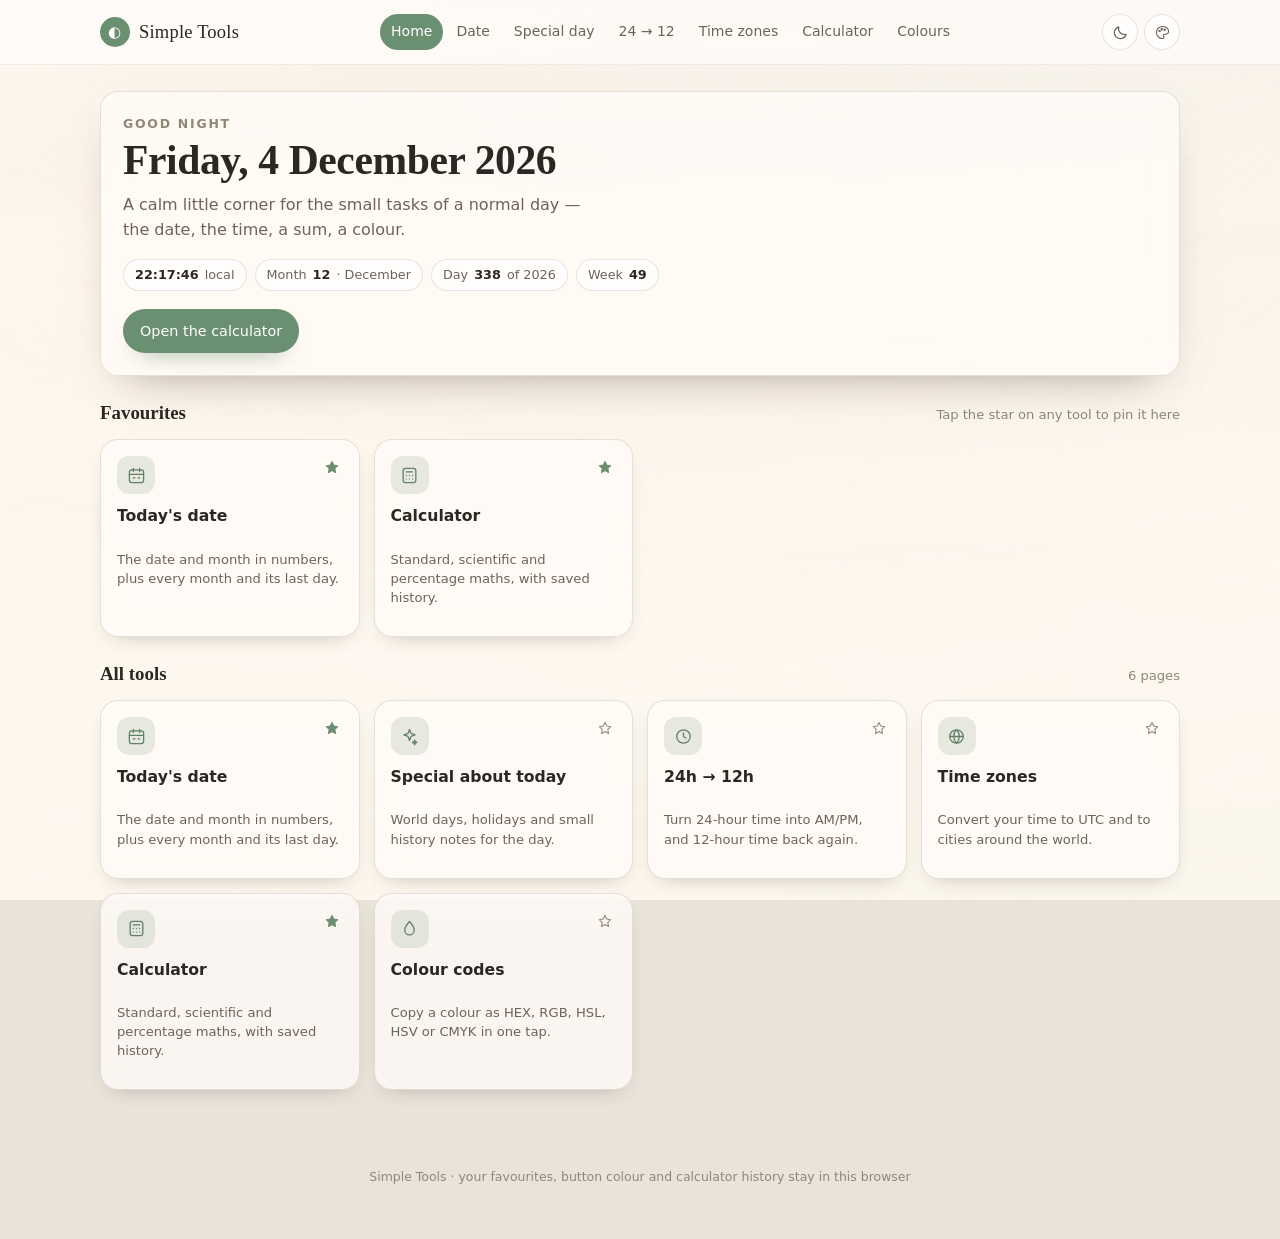
<file: index.html>
<!DOCTYPE html>
<html lang="en" data-theme="light">
<head>
  <meta charset="utf-8">
  <meta name="viewport" content="width=device-width, initial-scale=1">
  <title>Simple Tools — a quiet corner for daily tasks</title>
  <meta name="description" content="A small set of simple tools for everyday life: today's date, world days, time conversion, a calculator and colour codes.">
  <meta name="theme-color" content="#e9e3da">
  <script>
    /* set the look before the first paint so there is no colour flash */
    try {
      var stTheme = JSON.parse(localStorage.getItem("st.theme") || "null");
      var stAccent = JSON.parse(localStorage.getItem("st.accent") || "null");
      if (stTheme === "dark" || (!stTheme && window.matchMedia("(prefers-color-scheme: dark)").matches)) {
        document.documentElement.setAttribute("data-theme", "dark");
      }
      if (stAccent) document.documentElement.style.setProperty("--accent", stAccent);
    } catch (err) { /* private mode, carry on */ }
  </script>
  <link rel="icon" href="data:image/svg+xml,%3Csvg xmlns='http://www.w3.org/2000/svg' viewBox='0 0 100 100'%3E%3Ccircle cx='50' cy='50' r='46' fill='%236b8f71'/%3E%3Cpath d='M50 18a32 32 0 0 1 0 64z' fill='%23fffdf8'/%3E%3C/svg%3E">
  <link rel="stylesheet" href="assets/css/style.css">
</head>
<body data-page="home">

  <header class="site-header">
    <div class="wrap header-inner">
      <a class="brand" href="index.html"><span class="brand-mark">◐</span><span>Simple Tools</span></a>
      <nav class="nav" aria-label="Main">
        <a href="index.html" data-nav="home">Home</a>
        <a href="date.html" data-nav="date">Date</a>
        <a href="special.html" data-nav="special">Special day</a>
        <a href="time-12h.html" data-nav="time12">24 → 12</a>
        <a href="time-zones.html" data-nav="zones">Time zones</a>
        <a href="calculator.html" data-nav="calc">Calculator</a>
        <a href="colors.html" data-nav="colors">Colours</a>
      </nav>
      <div class="header-tools">
        <button class="icon-btn" id="themeBtn" type="button" aria-label="Switch theme"></button>
        <button class="icon-btn" id="settingsBtn" type="button" aria-label="Appearance settings"></button>
      </div>
    </div>
  </header>
  <div class="settings" id="settingsPanel" hidden></div>

  <main class="wrap">

    <section class="card hero">
      <p class="hero-greet" id="greeting">Hello</p>
      <h1 class="hero-title" id="heroDate">Loading the date…</h1>
      <p class="hero-sub">A calm little corner for the small tasks of a normal day — the date, the time, a sum, a colour.</p>
      <div class="hero-chips">
        <span class="chip" id="chipTime">--:--:--</span>
        <span class="chip" id="chipMonth">Month —</span>
        <span class="chip" id="chipDay">Day —</span>
        <span class="chip" id="chipWeek">Week —</span>
      </div>
      <a class="btn btn-primary" href="calculator.html">Open the calculator</a>
    </section>

    <section aria-labelledby="favTitle">
      <div class="section-head">
        <h2 id="favTitle">Favourites</h2>
        <span class="hint">Tap the star on any tool to pin it here</span>
      </div>
      <div class="grid" id="favGrid"></div>
      <p class="empty" id="favEmpty" hidden>No favourites yet — tap a star below and the tool will sit here.</p>
    </section>

    <section aria-labelledby="allTitle">
      <div class="section-head">
        <h2 id="allTitle">All tools</h2>
        <span class="hint">6 pages</span>
      </div>
      <div class="grid" id="toolGrid"></div>
    </section>

  </main>

  <footer class="site-footer wrap">
    <p>Simple Tools · your favourites, button colour and calculator history stay in this browser</p>
  </footer>

  <script src="assets/js/common.js"></script>
  <script src="assets/js/home.js"></script>
</body>
</html>
</file>
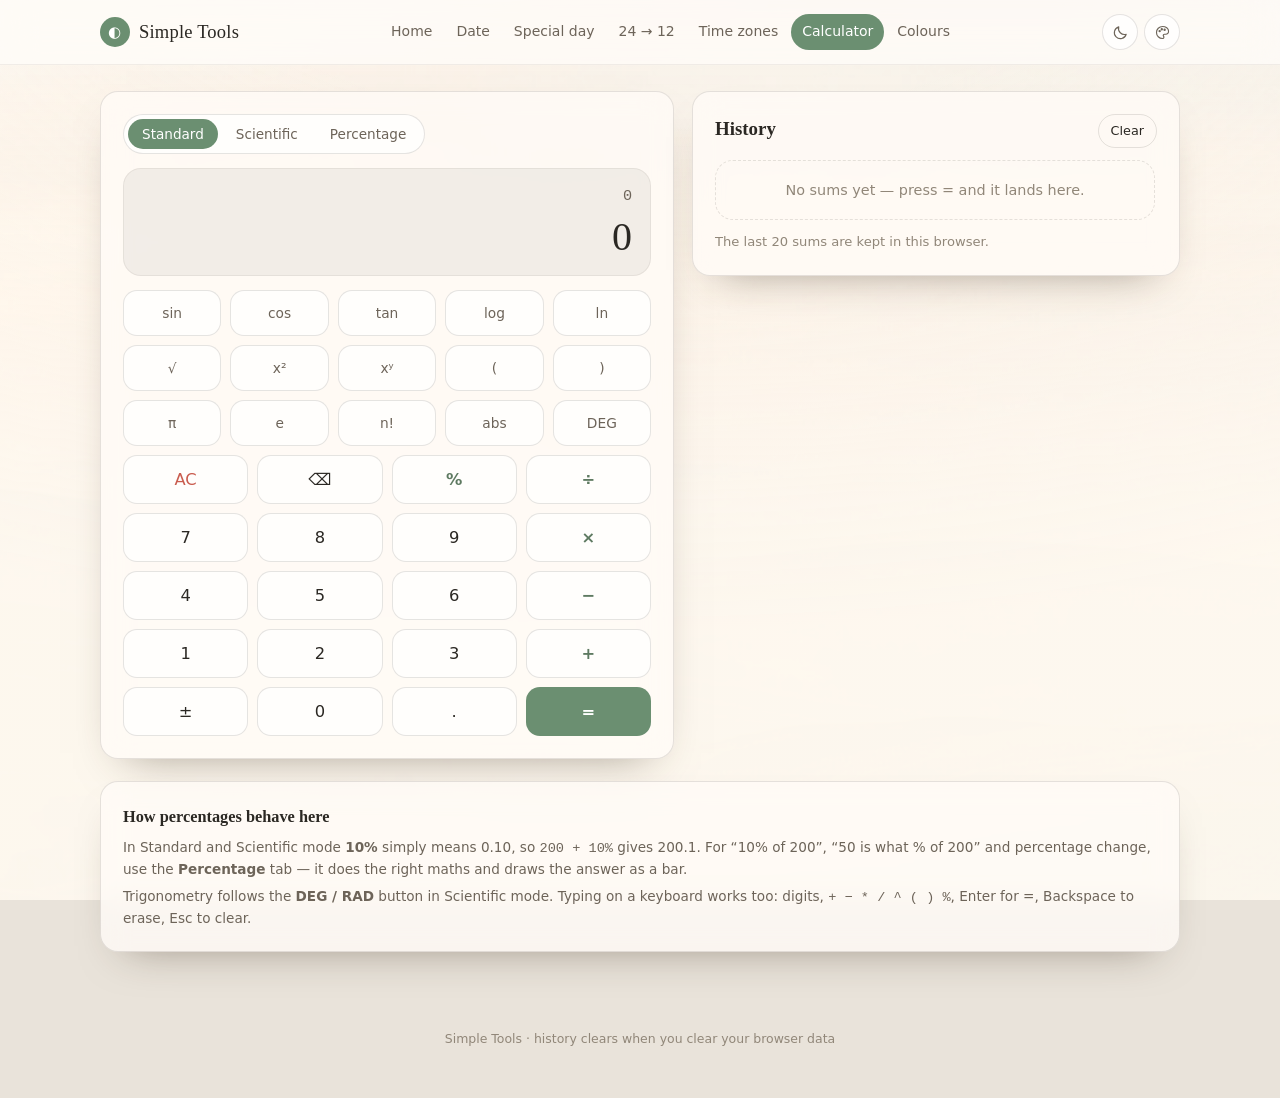
<file: calculator.html>
<!DOCTYPE html>
<html lang="en" data-theme="light">
<head>
  <meta charset="utf-8">
  <meta name="viewport" content="width=device-width, initial-scale=1">
  <title>Calculator · Simple Tools</title>
  <meta name="description" content="A standard, scientific and percentage calculator with a saved history. Percentage mode shows the answer as a progress bar.">
  <meta name="theme-color" content="#e9e3da">
  <script>
    /* set the look before the first paint so there is no colour flash */
    try {
      var stTheme = JSON.parse(localStorage.getItem("st.theme") || "null");
      var stAccent = JSON.parse(localStorage.getItem("st.accent") || "null");
      if (stTheme === "dark" || (!stTheme && window.matchMedia("(prefers-color-scheme: dark)").matches)) {
        document.documentElement.setAttribute("data-theme", "dark");
      }
      if (stAccent) document.documentElement.style.setProperty("--accent", stAccent);
    } catch (err) { /* private mode, carry on */ }
  </script>
  <link rel="icon" href="data:image/svg+xml,%3Csvg xmlns='http://www.w3.org/2000/svg' viewBox='0 0 100 100'%3E%3Ccircle cx='50' cy='50' r='46' fill='%236b8f71'/%3E%3Cpath d='M50 18a32 32 0 0 1 0 64z' fill='%23fffdf8'/%3E%3C/svg%3E">
  <link rel="stylesheet" href="assets/css/style.css">
</head>
<body data-page="calc">

  <header class="site-header">
    <div class="wrap header-inner">
      <a class="brand" href="index.html"><span class="brand-mark">◐</span><span>Simple Tools</span></a>
      <nav class="nav" aria-label="Main">
        <a href="index.html" data-nav="home">Home</a>
        <a href="date.html" data-nav="date">Date</a>
        <a href="special.html" data-nav="special">Special day</a>
        <a href="time-12h.html" data-nav="time12">24 → 12</a>
        <a href="time-zones.html" data-nav="zones">Time zones</a>
        <a href="calculator.html" data-nav="calc">Calculator</a>
        <a href="colors.html" data-nav="colors">Colours</a>
      </nav>
      <div class="header-tools">
        <button class="icon-btn" id="themeBtn" type="button" aria-label="Switch theme"></button>
        <button class="icon-btn" id="settingsBtn" type="button" aria-label="Appearance settings"></button>
      </div>
    </div>
  </header>
  <div class="settings" id="settingsPanel" hidden></div>

  <main class="wrap">

    <div class="calc-layout">

      <section class="card" aria-labelledby="calcTitle">
        <h1 id="calcTitle" class="sr-only" style="position:absolute;left:-9999px">Calculator</h1>

        <div class="seg" role="tablist" aria-label="Calculator mode" style="margin-bottom:14px">
          <button type="button" role="tab" id="tabStandard" aria-selected="true">Standard</button>
          <button type="button" role="tab" id="tabScientific" aria-selected="false">Scientific</button>
          <button type="button" role="tab" id="tabPercent" aria-selected="false">Percentage</button>
        </div>

        <div id="calcArea">
          <div class="calc-display">
            <div class="calc-expr" id="expr" aria-live="off">0</div>
            <div class="calc-result" id="result" aria-live="polite">0</div>
          </div>

          <div class="keys sci" id="sciKeys" hidden style="margin-bottom:9px">
            <button class="key fn" type="button" data-insert="sin(">sin</button>
            <button class="key fn" type="button" data-insert="cos(">cos</button>
            <button class="key fn" type="button" data-insert="tan(">tan</button>
            <button class="key fn" type="button" data-insert="log(">log</button>
            <button class="key fn" type="button" data-insert="ln(">ln</button>
            <button class="key fn" type="button" data-insert="√(">√</button>
            <button class="key fn" type="button" data-insert="^2">x²</button>
            <button class="key fn" type="button" data-insert="^">xʸ</button>
            <button class="key fn" type="button" data-insert="(">(</button>
            <button class="key fn" type="button" data-insert=")">)</button>
            <button class="key fn" type="button" data-insert="π">π</button>
            <button class="key fn" type="button" data-insert="e">e</button>
            <button class="key fn" type="button" data-insert="!">n!</button>
            <button class="key fn" type="button" data-insert="abs(">abs</button>
            <button class="key fn" type="button" id="angleBtn" aria-pressed="false" title="Degrees or radians">DEG</button>
          </div>

          <div class="keys" id="mainKeys">
            <button class="key warn" type="button" data-action="clear">AC</button>
            <button class="key" type="button" data-action="back">⌫</button>
            <button class="key op" type="button" data-insert="%">%</button>
            <button class="key op" type="button" data-insert="÷">÷</button>

            <button class="key" type="button" data-insert="7">7</button>
            <button class="key" type="button" data-insert="8">8</button>
            <button class="key" type="button" data-insert="9">9</button>
            <button class="key op" type="button" data-insert="×">×</button>

            <button class="key" type="button" data-insert="4">4</button>
            <button class="key" type="button" data-insert="5">5</button>
            <button class="key" type="button" data-insert="6">6</button>
            <button class="key op" type="button" data-insert="−">−</button>

            <button class="key" type="button" data-insert="1">1</button>
            <button class="key" type="button" data-insert="2">2</button>
            <button class="key" type="button" data-insert="3">3</button>
            <button class="key op" type="button" data-insert="+">+</button>

            <button class="key" type="button" data-action="sign">±</button>
            <button class="key" type="button" data-insert="0">0</button>
            <button class="key" type="button" data-insert=".">.</button>
            <button class="key equals" type="button" data-action="equals">=</button>
          </div>
        </div>

        <div id="pctArea" hidden>
          <div class="pct-grid">

            <div class="pct-card">
              <h4>What is X% of Y?</h4>
              <div class="pct-line">
                <input class="input" id="p1a" type="number" value="15" inputmode="decimal" aria-label="Percentage">
                <span class="muted">% of</span>
                <input class="input" id="p1b" type="number" value="200" inputmode="decimal" aria-label="Amount">
              </div>
              <div class="pct-out">
                <span class="pct-value" id="p1out">30</span>
                <span class="pct-note" id="p1note">the bar shows the share</span>
              </div>
              <div class="bar"><div class="bar-fill" id="p1bar"></div></div>
            </div>

            <div class="pct-card">
              <h4>X is what % of Y?</h4>
              <div class="pct-line">
                <input class="input" id="p2a" type="number" value="50" inputmode="decimal" aria-label="Part">
                <span class="muted">out of</span>
                <input class="input" id="p2b" type="number" value="200" inputmode="decimal" aria-label="Whole">
              </div>
              <div class="pct-out">
                <span class="pct-value" id="p2out">25%</span>
                <span class="pct-note" id="p2note">50 of 200</span>
              </div>
              <div class="bar"><div class="bar-fill" id="p2bar"></div></div>
            </div>

            <div class="pct-card">
              <h4>Change from A to B</h4>
              <div class="pct-line">
                <input class="input" id="p3a" type="number" value="100" inputmode="decimal" aria-label="From">
                <span class="muted">→</span>
                <input class="input" id="p3b" type="number" value="125" inputmode="decimal" aria-label="To">
              </div>
              <div class="pct-out">
                <span class="pct-value" id="p3out">+25%</span>
                <span class="pct-note" id="p3note">increase of 25</span>
              </div>
              <div class="bar" id="p3barWrap"><div class="bar-fill" id="p3bar"></div></div>
            </div>

          </div>
        </div>
      </section>

      <section class="card" aria-labelledby="historyTitle">
        <div class="section-head">
          <h2 id="historyTitle">History</h2>
          <button class="btn btn-sm btn-ghost" type="button" id="clearHistory">Clear</button>
        </div>
        <div class="history-list" id="historyList"></div>
        <p class="hint" style="margin:12px 0 0" id="historyNote">The last 20 sums are kept in this browser.</p>
      </section>

    </div>

    <section class="card">
      <h2 style="font-size:1.02rem;margin-bottom:8px">How percentages behave here</h2>
      <p class="small muted" style="margin:0 0 6px">
        In Standard and Scientific mode <strong>10%</strong> simply means 0.10, so
        <span class="mono">200 + 10%</span> gives 200.1. For “10% of 200”, “50 is what % of 200”
        and percentage change, use the <strong>Percentage</strong> tab — it does the right maths
        and draws the answer as a bar.
      </p>
      <p class="small muted" style="margin:0">
        Trigonometry follows the <strong>DEG / RAD</strong> button in Scientific mode.
        Typing on a keyboard works too: digits, <span class="mono">+ − * / ^ ( ) %</span>,
        Enter for =, Backspace to erase, Esc to clear.
      </p>
    </section>

  </main>

  <footer class="site-footer wrap">
    <p>Simple Tools · history clears when you clear your browser data</p>
  </footer>

  <script src="assets/js/common.js"></script>
  <script src="assets/js/calculator.js"></script>
</body>
</html>
</file>
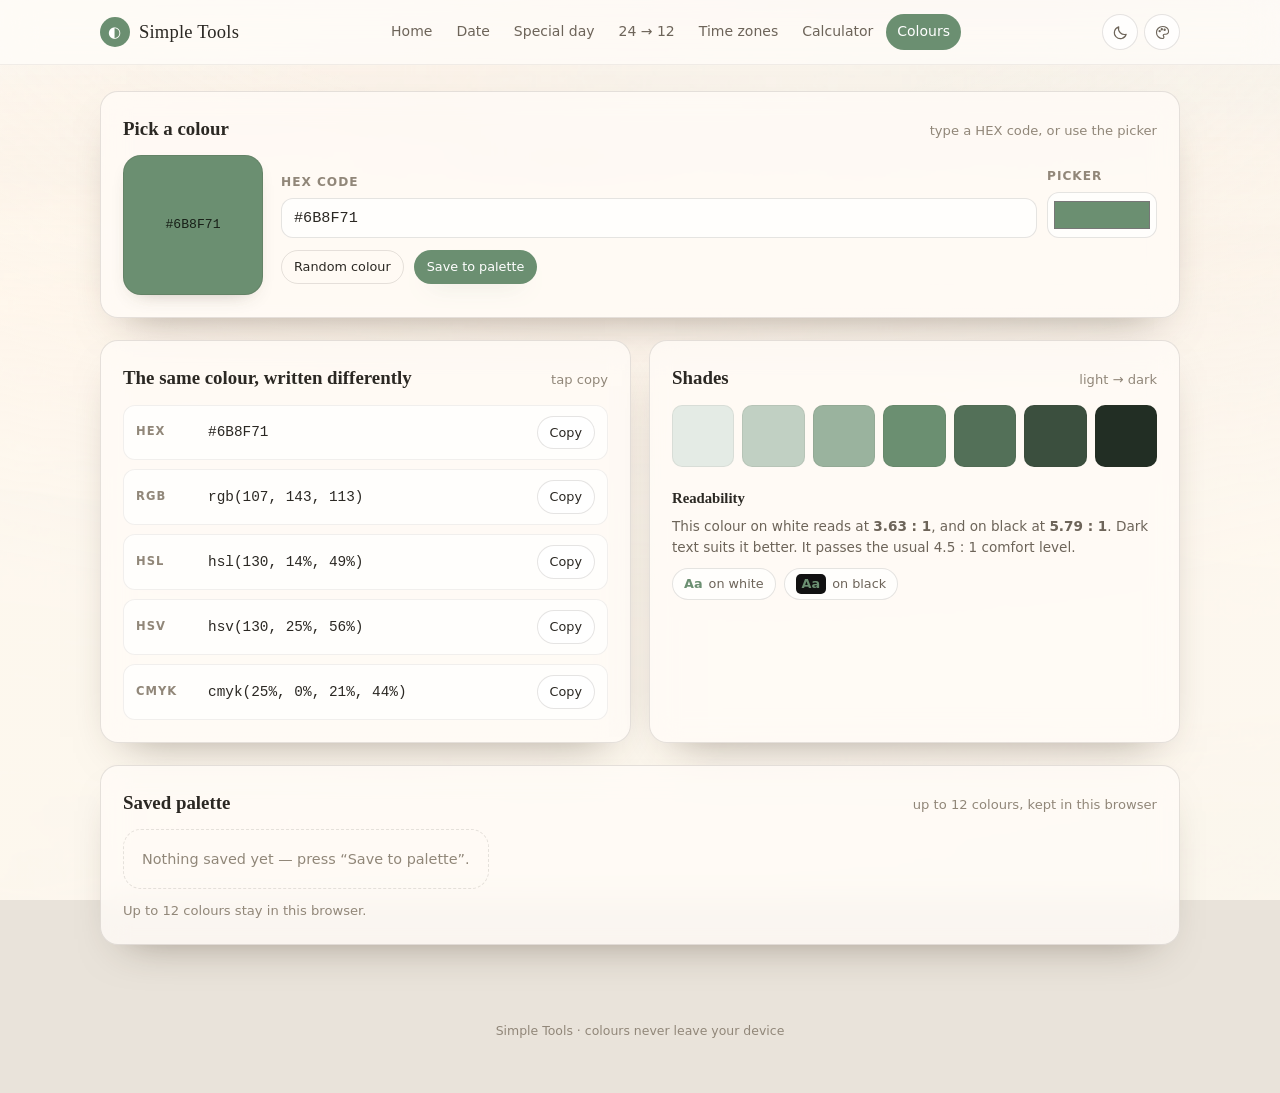
<file: colors.html>
<!DOCTYPE html>
<html lang="en" data-theme="light">
<head>
  <meta charset="utf-8">
  <meta name="viewport" content="width=device-width, initial-scale=1">
  <title>Colour codes · Simple Tools</title>
  <meta name="description" content="Pick a colour and copy its code as HEX, RGB, HSL, HSV or CMYK. Includes shades and a readability check.">
  <meta name="theme-color" content="#e9e3da">
  <script>
    /* set the look before the first paint so there is no colour flash */
    try {
      var stTheme = JSON.parse(localStorage.getItem("st.theme") || "null");
      var stAccent = JSON.parse(localStorage.getItem("st.accent") || "null");
      if (stTheme === "dark" || (!stTheme && window.matchMedia("(prefers-color-scheme: dark)").matches)) {
        document.documentElement.setAttribute("data-theme", "dark");
      }
      if (stAccent) document.documentElement.style.setProperty("--accent", stAccent);
    } catch (err) { /* private mode, carry on */ }
  </script>
  <link rel="icon" href="data:image/svg+xml,%3Csvg xmlns='http://www.w3.org/2000/svg' viewBox='0 0 100 100'%3E%3Ccircle cx='50' cy='50' r='46' fill='%236b8f71'/%3E%3Cpath d='M50 18a32 32 0 0 1 0 64z' fill='%23fffdf8'/%3E%3C/svg%3E">
  <link rel="stylesheet" href="assets/css/style.css">
</head>
<body data-page="colors">

  <header class="site-header">
    <div class="wrap header-inner">
      <a class="brand" href="index.html"><span class="brand-mark">◐</span><span>Simple Tools</span></a>
      <nav class="nav" aria-label="Main">
        <a href="index.html" data-nav="home">Home</a>
        <a href="date.html" data-nav="date">Date</a>
        <a href="special.html" data-nav="special">Special day</a>
        <a href="time-12h.html" data-nav="time12">24 → 12</a>
        <a href="time-zones.html" data-nav="zones">Time zones</a>
        <a href="calculator.html" data-nav="calc">Calculator</a>
        <a href="colors.html" data-nav="colors">Colours</a>
      </nav>
      <div class="header-tools">
        <button class="icon-btn" id="themeBtn" type="button" aria-label="Switch theme"></button>
        <button class="icon-btn" id="settingsBtn" type="button" aria-label="Appearance settings"></button>
      </div>
    </div>
  </header>
  <div class="settings" id="settingsPanel" hidden></div>

  <main class="wrap">

    <section class="card" aria-labelledby="pickTitle">
      <div class="section-head">
        <h2 id="pickTitle">Pick a colour</h2>
        <span class="hint">type a HEX code, or use the picker</span>
      </div>

      <div class="color-hero">
        <div class="color-preview" id="preview">#6B8F71</div>
        <div style="display:grid;gap:12px">
          <div class="row">
            <div class="field" style="flex:1 1 170px">
              <label for="hexInput">HEX code</label>
              <input class="input mono" id="hexInput" value="#6B8F71" maxlength="9" spellcheck="false" autocomplete="off">
            </div>
            <div class="field" style="max-width:110px">
              <label for="picker">Picker</label>
              <input class="input" type="color" id="picker" value="#6B8F71">
            </div>
          </div>
          <div class="row">
            <button class="btn btn-sm btn-ghost" id="randomBtn" type="button">Random colour</button>
            <button class="btn btn-sm btn-primary" id="saveBtn" type="button">Save to palette</button>
          </div>
        </div>
      </div>
    </section>

    <div class="two-col">
      <section class="card" aria-labelledby="codesTitle">
        <div class="section-head">
          <h2 id="codesTitle">The same colour, written differently</h2>
          <span class="hint">tap copy</span>
        </div>
        <div class="code-list" id="codeList"></div>
      </section>

      <section class="card" aria-labelledby="shadesTitle">
        <div class="section-head">
          <h2 id="shadesTitle">Shades</h2>
          <span class="hint">light → dark</span>
        </div>
        <div class="shades" id="shades"></div>

        <h3 style="margin:20px 0 6px;font-size:0.92rem">Readability</h3>
        <p class="small muted" id="contrastNote" style="margin:0">—</p>
        <div class="row" style="gap:8px;margin-top:10px">
          <span class="chip" id="onWhite">—</span>
          <span class="chip" id="onBlack">—</span>
        </div>
      </section>
    </div>

    <section class="card" aria-labelledby="paletteTitle">
      <div class="section-head">
        <h2 id="paletteTitle">Saved palette</h2>
        <span class="hint">up to 12 colours, kept in this browser</span>
      </div>
      <div class="palette" id="palette"></div>
      <p class="hint" style="margin:12px 0 0" id="paletteNote"></p>
    </section>

  </main>

  <footer class="site-footer wrap">
    <p>Simple Tools · colours never leave your device</p>
  </footer>

  <script src="assets/js/common.js"></script>
  <script src="assets/js/colors.js"></script>
</body>
</html>
</file>
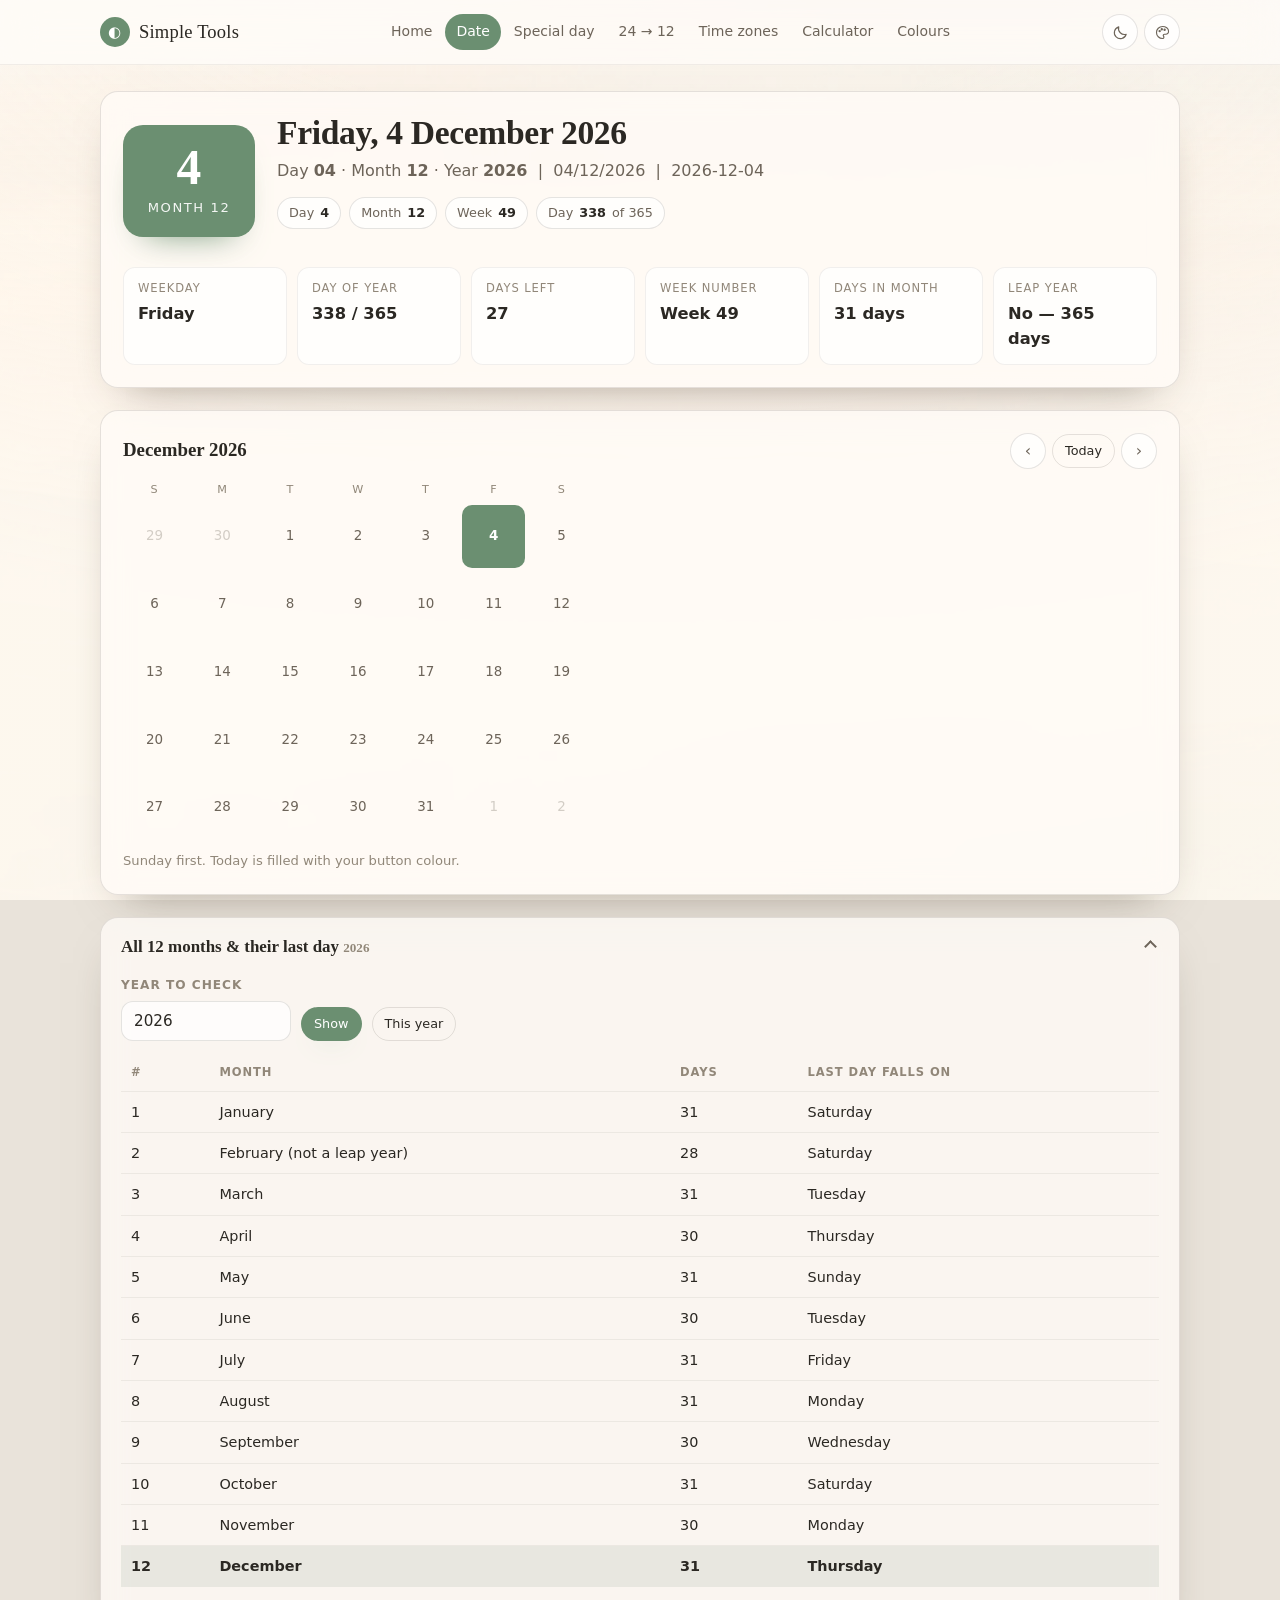
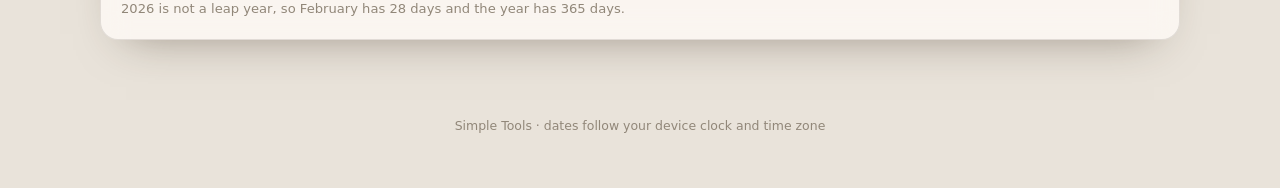
<file: date.html>
<!DOCTYPE html>
<html lang="en" data-theme="light">
<head>
  <meta charset="utf-8">
  <meta name="viewport" content="width=device-width, initial-scale=1">
  <title>Today's date · Simple Tools</title>
  <meta name="description" content="Today's date and month in numbers, a compact calendar, and every month with the number of days it holds.">
  <meta name="theme-color" content="#e9e3da">
  <script>
    /* set the look before the first paint so there is no colour flash */
    try {
      var stTheme = JSON.parse(localStorage.getItem("st.theme") || "null");
      var stAccent = JSON.parse(localStorage.getItem("st.accent") || "null");
      if (stTheme === "dark" || (!stTheme && window.matchMedia("(prefers-color-scheme: dark)").matches)) {
        document.documentElement.setAttribute("data-theme", "dark");
      }
      if (stAccent) document.documentElement.style.setProperty("--accent", stAccent);
    } catch (err) { /* private mode, carry on */ }
  </script>
  <link rel="icon" href="data:image/svg+xml,%3Csvg xmlns='http://www.w3.org/2000/svg' viewBox='0 0 100 100'%3E%3Ccircle cx='50' cy='50' r='46' fill='%236b8f71'/%3E%3Cpath d='M50 18a32 32 0 0 1 0 64z' fill='%23fffdf8'/%3E%3C/svg%3E">
  <link rel="stylesheet" href="assets/css/style.css">
</head>
<body data-page="date">

  <header class="site-header">
    <div class="wrap header-inner">
      <a class="brand" href="index.html"><span class="brand-mark">◐</span><span>Simple Tools</span></a>
      <nav class="nav" aria-label="Main">
        <a href="index.html" data-nav="home">Home</a>
        <a href="date.html" data-nav="date">Date</a>
        <a href="special.html" data-nav="special">Special day</a>
        <a href="time-12h.html" data-nav="time12">24 → 12</a>
        <a href="time-zones.html" data-nav="zones">Time zones</a>
        <a href="calculator.html" data-nav="calc">Calculator</a>
        <a href="colors.html" data-nav="colors">Colours</a>
      </nav>
      <div class="header-tools">
        <button class="icon-btn" id="themeBtn" type="button" aria-label="Switch theme"></button>
        <button class="icon-btn" id="settingsBtn" type="button" aria-label="Appearance settings"></button>
      </div>
    </div>
  </header>
  <div class="settings" id="settingsPanel" hidden></div>

  <main class="wrap">

    <section class="card" aria-labelledby="todayTitle">
      <div class="date-hero">
        <div class="date-big">
          <div class="d-day" id="bigDay">—</div>
          <div class="d-month" id="bigMonth">Month —</div>
        </div>
        <div>
          <h1 class="hero-title" id="todayTitle" style="font-size:clamp(1.5rem,4vw,2.1rem)">Today</h1>
          <p class="muted" style="margin:6px 0 14px" id="numericDate">—</p>
          <div class="hero-chips" id="dateChips"></div>
        </div>
      </div>
      <dl class="fact-grid" id="facts" style="margin:20px 0 0"></dl>
    </section>

    <section class="card" aria-labelledby="calTitle">
      <div class="section-head">
        <h2 id="calTitle">Calendar</h2>
        <div class="row" style="gap:6px;align-items:center">
          <button class="icon-btn" id="prevMonth" type="button" aria-label="Previous month">‹</button>
          <button class="btn btn-sm btn-ghost" id="calToday" type="button">Today</button>
          <button class="icon-btn" id="nextMonth" type="button" aria-label="Next month">›</button>
        </div>
      </div>
      <div class="cal" id="calendar" aria-live="polite"></div>
      <p class="hint" style="margin:12px 0 0">Sunday first. Today is filled with your button colour.</p>
    </section>

    <details class="panel" open>
      <summary><span>All 12 months &amp; their last day <span class="hint" id="monthsYear">2026</span></span></summary>
      <div class="panel-body">
        <div class="row" style="margin-bottom:14px">
          <div class="field" style="max-width:170px">
            <label for="yearInput">Year to check</label>
            <input class="input" type="number" id="yearInput" min="1900" max="2200" step="1" inputmode="numeric">
          </div>
          <button class="btn btn-sm btn-primary" id="yearApply" type="button">Show</button>
          <button class="btn btn-sm btn-ghost" id="yearReset" type="button">This year</button>
        </div>
        <div class="table-wrap">
          <table class="data">
            <thead>
              <tr>
                <th scope="col">#</th>
                <th scope="col">Month</th>
                <th scope="col">Days</th>
                <th scope="col">Last day falls on</th>
              </tr>
            </thead>
            <tbody id="monthsBody"></tbody>
          </table>
        </div>
        <p class="hint" style="margin:12px 0 0" id="leapNote"></p>
      </div>
    </details>

  </main>

  <footer class="site-footer wrap">
    <p>Simple Tools · dates follow your device clock and time zone</p>
  </footer>

  <script src="assets/js/common.js"></script>
  <script src="assets/js/date.js"></script>
</body>
</html>
</file>
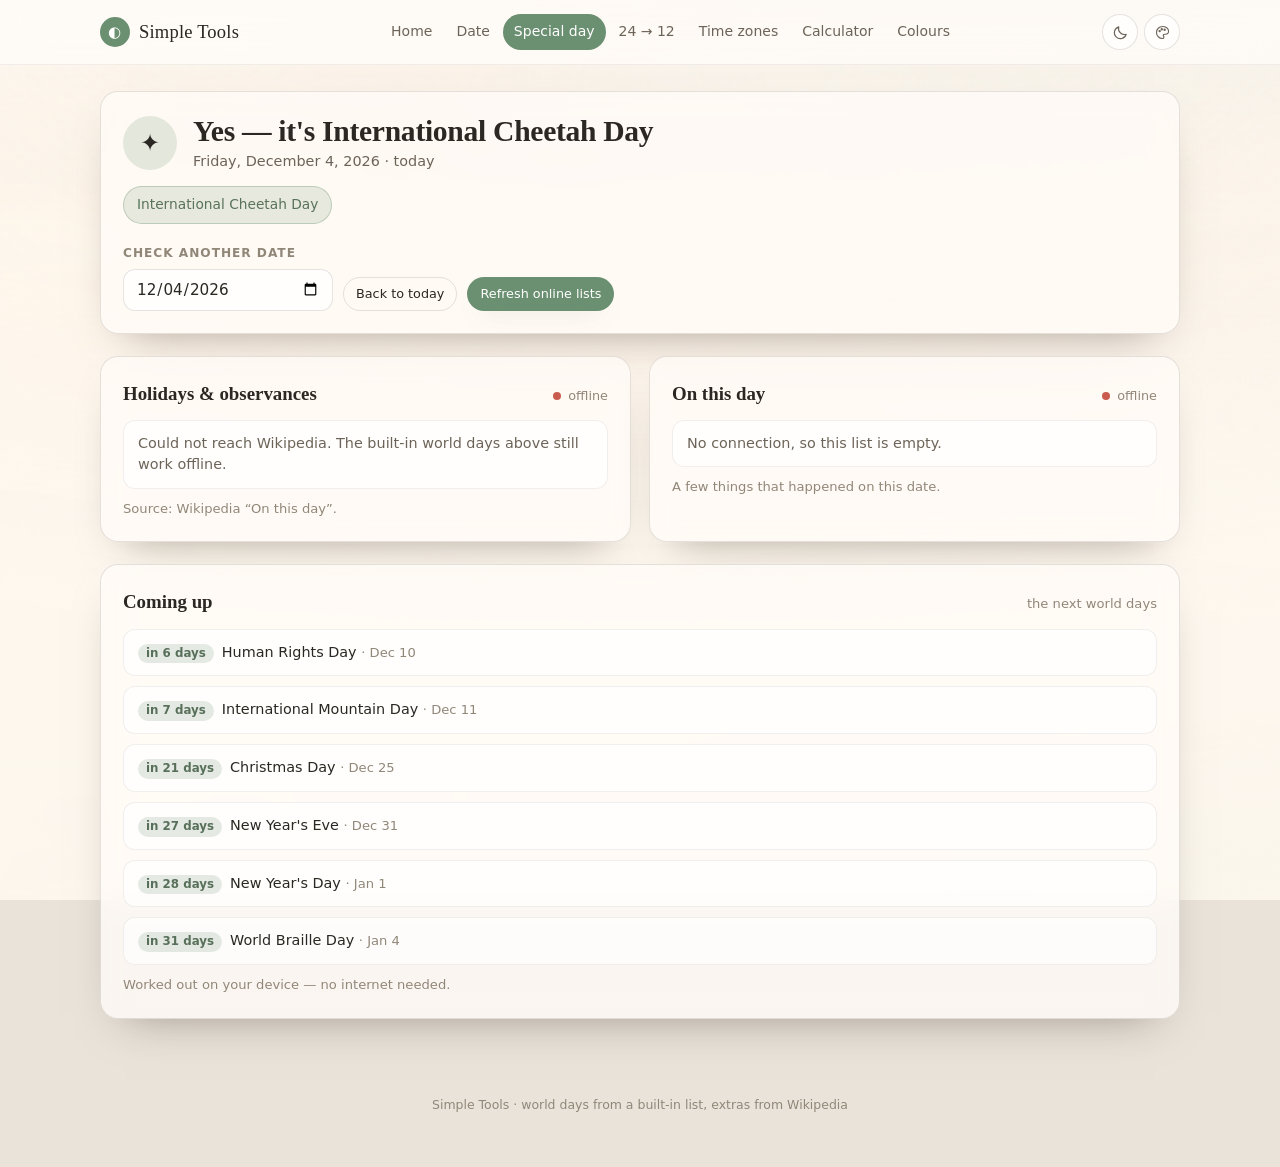
<file: special.html>
<!DOCTYPE html>
<html lang="en" data-theme="light">
<head>
  <meta charset="utf-8">
  <meta name="viewport" content="width=device-width, initial-scale=1">
  <title>Special about today · Simple Tools</title>
  <meta name="description" content="Is today a special day? World days, holidays and small history notes for today's date, checked offline and online.">
  <meta name="theme-color" content="#e9e3da">
  <script>
    /* set the look before the first paint so there is no colour flash */
    try {
      var stTheme = JSON.parse(localStorage.getItem("st.theme") || "null");
      var stAccent = JSON.parse(localStorage.getItem("st.accent") || "null");
      if (stTheme === "dark" || (!stTheme && window.matchMedia("(prefers-color-scheme: dark)").matches)) {
        document.documentElement.setAttribute("data-theme", "dark");
      }
      if (stAccent) document.documentElement.style.setProperty("--accent", stAccent);
    } catch (err) { /* private mode, carry on */ }
  </script>
  <link rel="icon" href="data:image/svg+xml,%3Csvg xmlns='http://www.w3.org/2000/svg' viewBox='0 0 100 100'%3E%3Ccircle cx='50' cy='50' r='46' fill='%236b8f71'/%3E%3Cpath d='M50 18a32 32 0 0 1 0 64z' fill='%23fffdf8'/%3E%3C/svg%3E">
  <link rel="stylesheet" href="assets/css/style.css">
</head>
<body data-page="special">

  <header class="site-header">
    <div class="wrap header-inner">
      <a class="brand" href="index.html"><span class="brand-mark">◐</span><span>Simple Tools</span></a>
      <nav class="nav" aria-label="Main">
        <a href="index.html" data-nav="home">Home</a>
        <a href="date.html" data-nav="date">Date</a>
        <a href="special.html" data-nav="special">Special day</a>
        <a href="time-12h.html" data-nav="time12">24 → 12</a>
        <a href="time-zones.html" data-nav="zones">Time zones</a>
        <a href="calculator.html" data-nav="calc">Calculator</a>
        <a href="colors.html" data-nav="colors">Colours</a>
      </nav>
      <div class="header-tools">
        <button class="icon-btn" id="themeBtn" type="button" aria-label="Switch theme"></button>
        <button class="icon-btn" id="settingsBtn" type="button" aria-label="Appearance settings"></button>
      </div>
    </div>
  </header>
  <div class="settings" id="settingsPanel" hidden></div>

  <main class="wrap">

    <section class="card">
      <div class="verdict">
        <div class="verdict-mark" id="verdictMark" aria-hidden="true">✦</div>
        <div>
          <h1 class="hero-title" id="verdictTitle" style="font-size:clamp(1.35rem,3.6vw,1.85rem)">Looking at today…</h1>
          <p id="verdictSub">One moment.</p>
        </div>
      </div>
      <div class="badge-list" id="localBadges"></div>

      <div class="row" style="margin-top:20px">
        <div class="field" style="max-width:210px">
          <label for="dateInput">Check another date</label>
          <input class="input" type="date" id="dateInput">
        </div>
        <button class="btn btn-sm btn-ghost" id="todayBtn" type="button">Back to today</button>
        <button class="btn btn-sm btn-primary" id="refreshBtn" type="button">Refresh online lists</button>
      </div>
    </section>

    <div class="two-col">
      <section class="card" aria-labelledby="holidaysTitle">
        <div class="section-head">
          <h2 id="holidaysTitle">Holidays &amp; observances</h2>
          <span class="status" id="holidayStatus"><i class="dot waiting"></i>waiting</span>
        </div>
        <ul class="list" id="holidayList"></ul>
        <p class="hint" style="margin:10px 0 0">Source: Wikipedia “On this day”.</p>
      </section>

      <section class="card" aria-labelledby="eventsTitle">
        <div class="section-head">
          <h2 id="eventsTitle">On this day</h2>
          <span class="status" id="eventStatus"><i class="dot waiting"></i>waiting</span>
        </div>
        <ul class="list" id="eventList"></ul>
        <p class="hint" style="margin:10px 0 0">A few things that happened on this date.</p>
      </section>
    </div>

    <section class="card" aria-labelledby="upcomingTitle">
      <div class="section-head">
        <h2 id="upcomingTitle">Coming up</h2>
        <span class="hint">the next world days</span>
      </div>
      <ul class="list" id="upcomingList"></ul>
      <p class="hint" style="margin:10px 0 0">Worked out on your device — no internet needed.</p>
    </section>

  </main>

  <footer class="site-footer wrap">
    <p>Simple Tools · world days from a built-in list, extras from Wikipedia</p>
  </footer>

  <script src="assets/js/common.js"></script>
  <script src="assets/js/special.js"></script>
</body>
</html>
</file>
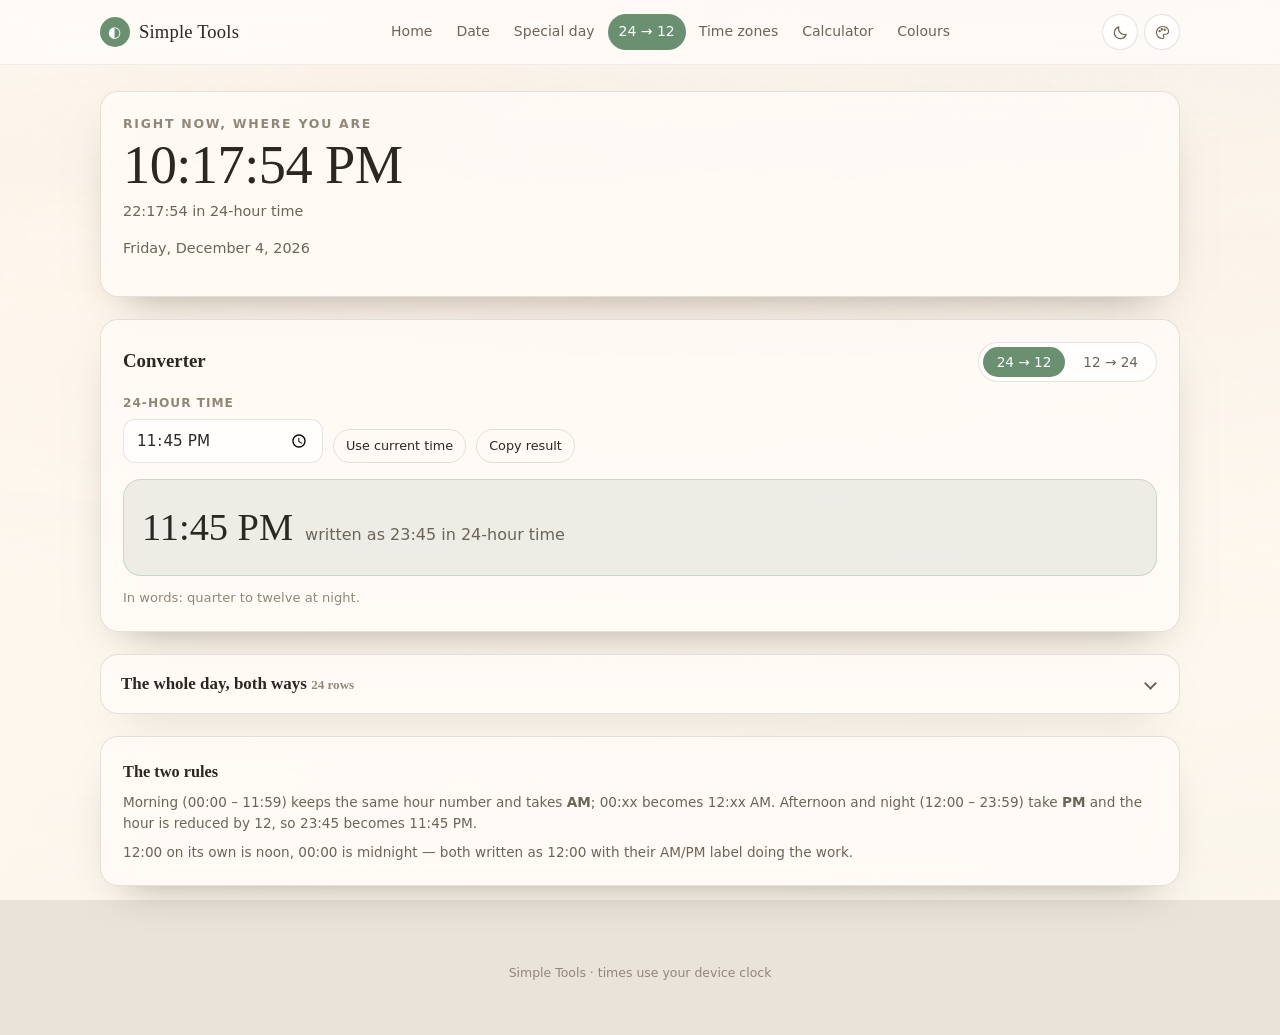
<file: time-12h.html>
<!DOCTYPE html>
<html lang="en" data-theme="light">
<head>
  <meta charset="utf-8">
  <meta name="viewport" content="width=device-width, initial-scale=1">
  <title>24-hour to 12-hour time · Simple Tools</title>
  <meta name="description" content="Convert 24-hour time like 23:45 into 12-hour AM/PM time, and 12-hour time back to 24 hours. Includes a full reference table.">
  <meta name="theme-color" content="#e9e3da">
  <script>
    /* set the look before the first paint so there is no colour flash */
    try {
      var stTheme = JSON.parse(localStorage.getItem("st.theme") || "null");
      var stAccent = JSON.parse(localStorage.getItem("st.accent") || "null");
      if (stTheme === "dark" || (!stTheme && window.matchMedia("(prefers-color-scheme: dark)").matches)) {
        document.documentElement.setAttribute("data-theme", "dark");
      }
      if (stAccent) document.documentElement.style.setProperty("--accent", stAccent);
    } catch (err) { /* private mode, carry on */ }
  </script>
  <link rel="icon" href="data:image/svg+xml,%3Csvg xmlns='http://www.w3.org/2000/svg' viewBox='0 0 100 100'%3E%3Ccircle cx='50' cy='50' r='46' fill='%236b8f71'/%3E%3Cpath d='M50 18a32 32 0 0 1 0 64z' fill='%23fffdf8'/%3E%3C/svg%3E">
  <link rel="stylesheet" href="assets/css/style.css">
</head>
<body data-page="time12">

  <header class="site-header">
    <div class="wrap header-inner">
      <a class="brand" href="index.html"><span class="brand-mark">◐</span><span>Simple Tools</span></a>
      <nav class="nav" aria-label="Main">
        <a href="index.html" data-nav="home">Home</a>
        <a href="date.html" data-nav="date">Date</a>
        <a href="special.html" data-nav="special">Special day</a>
        <a href="time-12h.html" data-nav="time12">24 → 12</a>
        <a href="time-zones.html" data-nav="zones">Time zones</a>
        <a href="calculator.html" data-nav="calc">Calculator</a>
        <a href="colors.html" data-nav="colors">Colours</a>
      </nav>
      <div class="header-tools">
        <button class="icon-btn" id="themeBtn" type="button" aria-label="Switch theme"></button>
        <button class="icon-btn" id="settingsBtn" type="button" aria-label="Appearance settings"></button>
      </div>
    </div>
  </header>
  <div class="settings" id="settingsPanel" hidden></div>

  <main class="wrap">

    <section class="card">
      <p class="hero-greet">Right now, where you are</p>
      <div class="clock-big" id="live12">—:—</div>
      <p class="clock-sub" id="live24">—</p>
      <p class="clock-sub" id="liveDate"></p>
    </section>

    <section class="card" aria-labelledby="convTitle">
      <div class="section-head">
        <h2 id="convTitle">Converter</h2>
        <div class="seg" role="tablist" aria-label="Conversion direction">
          <button type="button" role="tab" id="tab24to12" aria-selected="true">24 → 12</button>
          <button type="button" role="tab" id="tab12to24" aria-selected="false">12 → 24</button>
        </div>
      </div>

      <div id="panel24to12">
        <div class="row">
          <div class="field" style="max-width:200px">
            <label for="in24">24-hour time</label>
            <input class="input" type="time" id="in24" value="23:45">
          </div>
          <button class="btn btn-sm btn-ghost" id="nowBtn" type="button">Use current time</button>
          <button class="btn btn-sm btn-ghost" id="copy12" type="button">Copy result</button>
        </div>
        <div class="convert-out" style="margin-top:16px">
          <span class="val" id="out12">11:45 PM</span>
          <span class="muted" id="out12note">written as 23:45 in 24-hour time</span>
        </div>
        <p class="hint" style="margin:12px 0 0" id="friendly12"></p>
      </div>

      <div id="panel12to24" hidden>
        <div class="row">
          <div class="field" style="max-width:120px">
            <label for="inHour">Hour</label>
            <select class="select" id="inHour"></select>
          </div>
          <div class="field" style="max-width:120px">
            <label for="inMin">Minutes</label>
            <input class="input" type="number" id="inMin" min="0" max="59" value="0" inputmode="numeric">
          </div>
          <div class="field" style="max-width:150px">
            <label>Part of day</label>
            <div class="seg" id="ampm">
              <button type="button" role="tab" data-ampm="AM" aria-selected="true">AM</button>
              <button type="button" role="tab" data-ampm="PM" aria-selected="false">PM</button>
            </div>
          </div>
        </div>
        <div class="convert-out" style="margin-top:16px">
          <span class="val" id="out24">23:45</span>
          <span class="muted" id="out24note">in 24-hour time</span>
        </div>
        <p class="hint" style="margin:12px 0 0">12:00 AM is midnight, 12:00 PM is noon.</p>
      </div>
    </section>

    <details class="panel">
      <summary><span>The whole day, both ways <span class="hint">24 rows</span></span></summary>
      <div class="panel-body">
        <div class="table-wrap">
          <table class="data">
            <thead>
              <tr><th scope="col">24-hour</th><th scope="col">12-hour</th><th scope="col">Also said as</th></tr>
            </thead>
            <tbody id="tableBody"></tbody>
          </table>
        </div>
      </div>
    </details>

    <section class="card">
      <h2 style="font-size:1.02rem;margin-bottom:8px">The two rules</h2>
      <p class="small muted" style="margin:0 0 8px">
        Morning (00:00 – 11:59) keeps the same hour number and takes <strong>AM</strong>;
        00:xx becomes 12:xx AM. Afternoon and night (12:00 – 23:59) take <strong>PM</strong>
        and the hour is reduced by 12, so 23:45 becomes 11:45 PM.
      </p>
      <p class="small muted" style="margin:0">
        12:00 on its own is noon, 00:00 is midnight — both written as 12:00 with their
        AM/PM label doing the work.
      </p>
    </section>

  </main>

  <footer class="site-footer wrap">
    <p>Simple Tools · times use your device clock</p>
  </footer>

  <script src="assets/js/common.js"></script>
  <script src="assets/js/time12.js"></script>
</body>
</html>
</file>
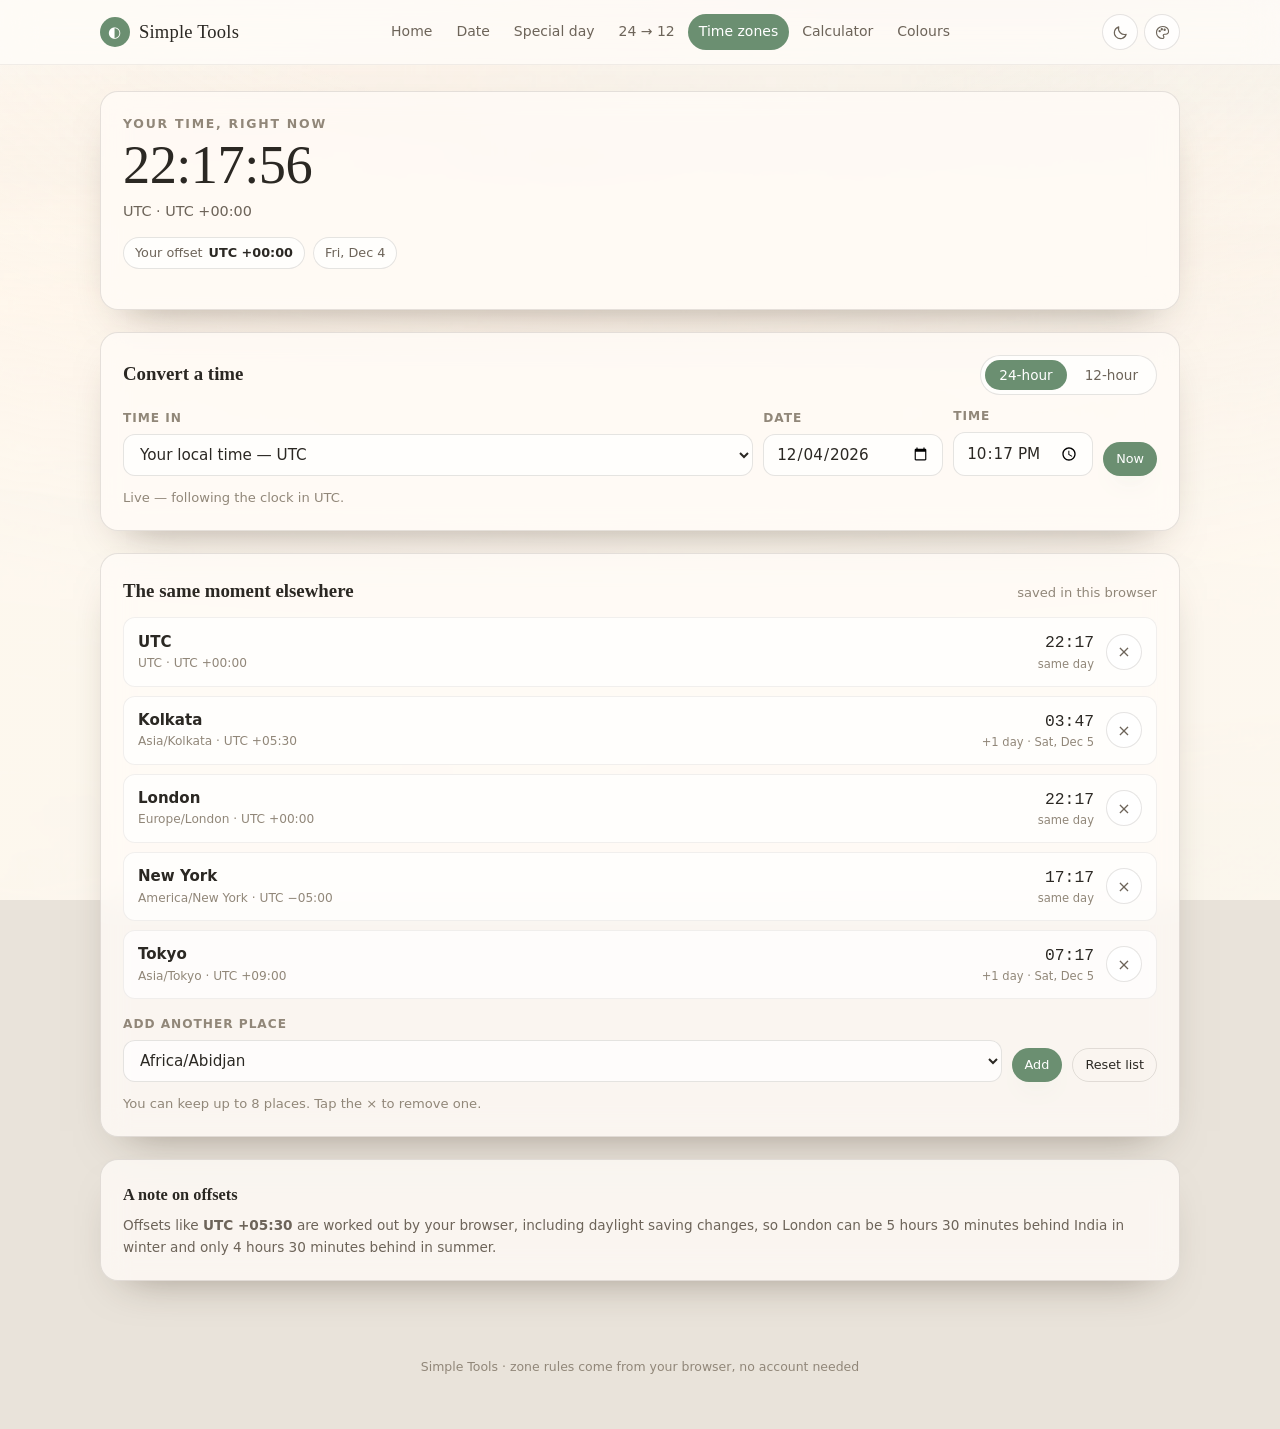
<file: time-zones.html>
<!DOCTYPE html>
<html lang="en" data-theme="light">
<head>
  <meta charset="utf-8">
  <meta name="viewport" content="width=device-width, initial-scale=1">
  <title>Time zones · Simple Tools</title>
  <meta name="description" content="Convert your local time to UTC and to cities around the world, with correct daylight-saving handling.">
  <meta name="theme-color" content="#e9e3da">
  <script>
    /* set the look before the first paint so there is no colour flash */
    try {
      var stTheme = JSON.parse(localStorage.getItem("st.theme") || "null");
      var stAccent = JSON.parse(localStorage.getItem("st.accent") || "null");
      if (stTheme === "dark" || (!stTheme && window.matchMedia("(prefers-color-scheme: dark)").matches)) {
        document.documentElement.setAttribute("data-theme", "dark");
      }
      if (stAccent) document.documentElement.style.setProperty("--accent", stAccent);
    } catch (err) { /* private mode, carry on */ }
  </script>
  <link rel="icon" href="data:image/svg+xml,%3Csvg xmlns='http://www.w3.org/2000/svg' viewBox='0 0 100 100'%3E%3Ccircle cx='50' cy='50' r='46' fill='%236b8f71'/%3E%3Cpath d='M50 18a32 32 0 0 1 0 64z' fill='%23fffdf8'/%3E%3C/svg%3E">
  <link rel="stylesheet" href="assets/css/style.css">
</head>
<body data-page="zones">

  <header class="site-header">
    <div class="wrap header-inner">
      <a class="brand" href="index.html"><span class="brand-mark">◐</span><span>Simple Tools</span></a>
      <nav class="nav" aria-label="Main">
        <a href="index.html" data-nav="home">Home</a>
        <a href="date.html" data-nav="date">Date</a>
        <a href="special.html" data-nav="special">Special day</a>
        <a href="time-12h.html" data-nav="time12">24 → 12</a>
        <a href="time-zones.html" data-nav="zones">Time zones</a>
        <a href="calculator.html" data-nav="calc">Calculator</a>
        <a href="colors.html" data-nav="colors">Colours</a>
      </nav>
      <div class="header-tools">
        <button class="icon-btn" id="themeBtn" type="button" aria-label="Switch theme"></button>
        <button class="icon-btn" id="settingsBtn" type="button" aria-label="Appearance settings"></button>
      </div>
    </div>
  </header>
  <div class="settings" id="settingsPanel" hidden></div>

  <main class="wrap">

    <section class="card">
      <p class="hero-greet">Your time, right now</p>
      <div class="clock-big" id="localClock">—:—</div>
      <p class="clock-sub" id="localZone">—</p>
      <div class="hero-chips" style="margin-top:14px">
        <span class="chip" id="localOffset">UTC —</span>
        <span class="chip" id="localDate">—</span>
      </div>
    </section>

    <section class="card" aria-labelledby="convTitle">
      <div class="section-head">
        <h2 id="convTitle">Convert a time</h2>
        <div class="seg" role="group" aria-label="Time format">
          <button type="button" id="fmt24" aria-selected="true">24-hour</button>
          <button type="button" id="fmt12" aria-selected="false">12-hour</button>
        </div>
      </div>

      <div class="row">
        <div class="field" style="flex:2 1 240px">
          <label for="srcZone">Time in</label>
          <select class="select" id="srcZone"></select>
        </div>
        <div class="field" style="max-width:180px">
          <label for="srcDate">Date</label>
          <input class="input" type="date" id="srcDate">
        </div>
        <div class="field" style="max-width:140px">
          <label for="srcTime">Time</label>
          <input class="input" type="time" id="srcTime">
        </div>
        <button class="btn btn-sm btn-primary" id="nowBtn" type="button">Now</button>
      </div>
      <p class="hint" style="margin:12px 0 0" id="srcStatus"></p>
    </section>

    <section class="card" aria-labelledby="zonesTitle">
      <div class="section-head">
        <h2 id="zonesTitle">The same moment elsewhere</h2>
        <span class="hint">saved in this browser</span>
      </div>
      <div class="list" id="zoneList" style="gap:9px"></div>

      <div class="row" style="margin-top:16px">
        <div class="field" style="flex:1 1 240px">
          <label for="addZone">Add another place</label>
          <select class="select" id="addZone"></select>
        </div>
        <button class="btn btn-sm btn-primary" id="addBtn" type="button">Add</button>
        <button class="btn btn-sm btn-ghost" id="resetBtn" type="button">Reset list</button>
      </div>
      <p class="hint" style="margin:12px 0 0">You can keep up to 8 places. Tap the × to remove one.</p>
    </section>

    <section class="card">
      <h2 style="font-size:1.02rem;margin-bottom:8px">A note on offsets</h2>
      <p class="small muted" style="margin:0">
        Offsets like <strong>UTC +05:30</strong> are worked out by your browser, including
        daylight saving changes, so London can be 5 hours 30 minutes behind India in winter
        and only 4 hours 30 minutes behind in summer.
      </p>
    </section>

  </main>

  <footer class="site-footer wrap">
    <p>Simple Tools · zone rules come from your browser, no account needed</p>
  </footer>

  <script src="assets/js/common.js"></script>
  <script src="assets/js/timezones.js"></script>
</body>
</html>
</file>
<file: assets/css/style.css>
/* ============================================================
   Simple Tools — shared styles
   A calm, paper-like interface for small daily tasks.
   ============================================================ */

*,
*::before,
*::after { box-sizing: border-box; }

:root {
  --accent: #6b8f71;
  --accent-ink: #ffffff;

  --radius: 18px;
  --radius-sm: 12px;

  --font-ui: ui-sans-serif, system-ui, -apple-system, "Segoe UI", Roboto,
    "Helvetica Neue", Arial, sans-serif;
  --font-display: "Iowan Old Style", "Palatino Linotype", Palatino,
    "Book Antiqua", Georgia, serif;
  --font-mono: ui-monospace, "SF Mono", "Cascadia Mono", Menlo, Consolas, monospace;

  --card: rgba(255, 252, 247, 0.76);
  --card-strong: rgba(255, 253, 250, 0.94);
  --line: rgba(60, 50, 40, 0.13);
  --line-soft: rgba(60, 50, 40, 0.07);
  --ink: #2b2823;
  --ink-soft: #6d6459;
  --ink-faint: #918779;
  --shadow: 0 20px 44px -26px rgba(60, 45, 30, 0.5);
  --shadow-sm: 0 8px 22px -14px rgba(60, 45, 30, 0.45);
  --field: rgba(255, 255, 255, 0.72);
  --veil-a: rgba(255, 251, 244, 0.62);
  --veil-b: rgba(255, 249, 240, 0.84);
}

[data-theme="dark"] {
  --card: rgba(26, 28, 32, 0.68);
  --card-strong: rgba(24, 26, 30, 0.94);
  --line: rgba(255, 255, 255, 0.13);
  --line-soft: rgba(255, 255, 255, 0.07);
  --ink: #f1ece3;
  --ink-soft: #b6ada1;
  --ink-faint: #8b8377;
  --shadow: 0 22px 48px -24px rgba(0, 0, 0, 0.75);
  --shadow-sm: 0 10px 24px -16px rgba(0, 0, 0, 0.7);
  --field: rgba(255, 255, 255, 0.08);
  --veil-a: rgba(12, 14, 18, 0.66);
  --veil-b: rgba(10, 12, 15, 0.88);
}

html { -webkit-text-size-adjust: 100%; }

body {
  margin: 0;
  min-height: 100vh;
  color: var(--ink);
  font-family: var(--font-ui);
  font-size: 16px;
  line-height: 1.55;
  background: #e9e3da;
  overflow-x: hidden;
}

[data-theme="dark"] body { background: #14161a; }

/* ---------- animated background ---------- */

.bg {
  position: fixed;
  inset: 0;
  z-index: -2;
  overflow: hidden;
  background: #e9e3da;
}

[data-theme="dark"] .bg { background: #14161a; }

.bg-layer {
  position: absolute;
  inset: -5%;
  background-size: cover;
  background-position: center;
  opacity: 0;
  transform: scale(1.06);
  transition: opacity 2.6s ease-in-out;
  will-change: opacity, transform;
}

.bg-layer.is-active {
  opacity: 1;
  animation: drift 38s ease-in-out infinite alternate;
}

@keyframes drift {
  from { transform: scale(1.04) translate3d(0, 0, 0); }
  to   { transform: scale(1.14) translate3d(-1.6%, -1.4%, 0); }
}

.veil {
  position: fixed;
  inset: 0;
  z-index: -1;
  pointer-events: none;
  background:
    radial-gradient(120% 80% at 50% -10%, transparent 30%, var(--veil-b) 100%),
    linear-gradient(180deg, var(--veil-a) 0%, var(--veil-b) 55%, var(--veil-b) 100%);
}

/* ---------- layout ---------- */

.wrap {
  width: min(1080px, 100% - 2.2rem);
  margin-inline: auto;
}

.site-header {
  position: sticky;
  top: 0;
  z-index: 40;
  backdrop-filter: blur(16px) saturate(1.1);
  -webkit-backdrop-filter: blur(16px) saturate(1.1);
  background: color-mix(in srgb, var(--card-strong) 78%, transparent);
  border-bottom: 1px solid var(--line-soft);
}

.header-inner {
  display: flex;
  align-items: center;
  gap: 18px;
  min-height: 64px;
  padding-block: 8px;
}

.brand {
  display: inline-flex;
  align-items: center;
  gap: 9px;
  text-decoration: none;
  color: var(--ink);
  font-family: var(--font-display);
  font-size: 1.16rem;
  letter-spacing: 0.01em;
  flex: 0 0 auto;
}

.brand-mark {
  display: grid;
  place-items: center;
  width: 30px;
  height: 30px;
  border-radius: 50%;
  background: var(--accent);
  color: var(--accent-ink);
  font-size: 15px;
  line-height: 1;
  box-shadow: var(--shadow-sm);
}

.nav {
  display: flex;
  align-items: center;
  gap: 2px;
  overflow-x: auto;
  scrollbar-width: none;
  margin-inline: auto;
}

.nav::-webkit-scrollbar { display: none; }

.nav a {
  flex: 0 0 auto;
  padding: 7px 11px;
  border-radius: 999px;
  color: var(--ink-soft);
  text-decoration: none;
  font-size: 0.875rem;
  white-space: nowrap;
  transition: color 0.18s, background 0.18s;
}

.nav a:hover { color: var(--ink); background: var(--field); }

.nav a[aria-current="page"] {
  color: var(--accent-ink);
  background: var(--accent);
}

.header-tools { display: flex; gap: 6px; flex: 0 0 auto; }

.icon-btn {
  display: grid;
  place-items: center;
  width: 36px;
  height: 36px;
  padding: 0;
  border: 1px solid var(--line);
  border-radius: 50%;
  background: var(--field);
  color: var(--ink-soft);
  cursor: pointer;
  transition: transform 0.15s, color 0.15s, border-color 0.15s;
}

.icon-btn:hover { color: var(--ink); border-color: var(--accent); transform: translateY(-1px); }
.icon-btn svg { width: 17px; height: 17px; }

/* ---------- settings panel ---------- */

.settings {
  position: fixed;
  z-index: 60;
  top: 72px;
  right: max(1.1rem, calc(50% - 540px));
  width: 280px;
  padding: 16px;
  display: grid;
  gap: 14px;
  border: 1px solid var(--line);
  border-radius: var(--radius);
  background: var(--card-strong);
  backdrop-filter: blur(20px);
  -webkit-backdrop-filter: blur(20px);
  box-shadow: var(--shadow);
  animation: pop 0.18s ease-out;
}

.settings[hidden] { display: none; }

@keyframes pop {
  from { opacity: 0; transform: translateY(-6px) scale(0.98); }
}

.settings h3 {
  margin: 0;
  font-size: 0.78rem;
  letter-spacing: 0.09em;
  text-transform: uppercase;
  color: var(--ink-faint);
  font-weight: 600;
}

.swatches { display: flex; gap: 9px; flex-wrap: wrap; }

.swatch {
  width: 26px;
  height: 26px;
  border-radius: 50%;
  border: 2px solid transparent;
  outline: 1px solid var(--line);
  outline-offset: 2px;
  padding: 0;
  cursor: pointer;
  transition: transform 0.15s;
}

.swatch:hover { transform: scale(1.12); }
.swatch[aria-pressed="true"] { border-color: var(--card-strong); outline-color: var(--ink); }

.settings-row {
  display: flex;
  align-items: center;
  justify-content: space-between;
  gap: 10px;
  font-size: 0.9rem;
  color: var(--ink-soft);
}

/* ---------- generic components ---------- */

main { padding-block: 26px 56px; display: grid; gap: 22px; }

.card {
  position: relative;
  padding: 22px;
  border: 1px solid var(--line);
  border-radius: var(--radius);
  background: var(--card);
  backdrop-filter: blur(14px) saturate(1.05);
  -webkit-backdrop-filter: blur(14px) saturate(1.05);
  box-shadow: var(--shadow);
}

.card h2, .card h3 { margin: 0; font-family: var(--font-display); font-weight: 600; }
.card h2 { font-size: 1.25rem; }
.card h3 { font-size: 1.02rem; }

.section-head {
  display: flex;
  align-items: baseline;
  justify-content: space-between;
  gap: 12px;
  flex-wrap: wrap;
  margin-bottom: 12px;
}

.section-head h2 {
  margin: 0;
  font-family: var(--font-display);
  font-size: 1.18rem;
  font-weight: 600;
}

.hint { color: var(--ink-faint); font-size: 0.82rem; }
.muted { color: var(--ink-soft); }
.small { font-size: 0.85rem; }
.mono { font-family: var(--font-mono); }

.btn {
  display: inline-flex;
  align-items: center;
  justify-content: center;
  gap: 8px;
  padding: 10px 16px;
  border-radius: 999px;
  border: 1px solid var(--line);
  background: var(--field);
  color: var(--ink);
  font: inherit;
  font-size: 0.9rem;
  font-weight: 500;
  text-decoration: none;
  cursor: pointer;
  transition: transform 0.14s ease, background 0.18s, border-color 0.18s, box-shadow 0.18s;
}

.btn:hover { transform: translateY(-1px); box-shadow: var(--shadow-sm); }
.btn:active { transform: translateY(0) scale(0.99); }

.btn-primary {
  background: var(--accent);
  border-color: transparent;
  color: var(--accent-ink);
  box-shadow: 0 12px 24px -16px var(--accent);
}

.btn-primary:hover { background: color-mix(in srgb, var(--accent) 88%, #000); }

.btn-sm { padding: 6px 12px; font-size: 0.8rem; }
.btn-ghost { background: transparent; }

:focus-visible {
  outline: 2px solid var(--accent);
  outline-offset: 2px;
}

input, select, textarea, button { font-family: inherit; font-size: inherit; color: inherit; }

.field { display: grid; gap: 6px; }
.field > label {
  font-size: 0.76rem;
  letter-spacing: 0.08em;
  text-transform: uppercase;
  color: var(--ink-faint);
  font-weight: 600;
}

.input,
.select {
  width: 100%;
  padding: 10px 12px;
  border-radius: var(--radius-sm);
  border: 1px solid var(--line);
  background: var(--field);
  color: var(--ink);
  font-size: 0.95rem;
  transition: border-color 0.18s, box-shadow 0.18s;
}

.input:focus, .select:focus {
  border-color: var(--accent);
  box-shadow: 0 0 0 3px color-mix(in srgb, var(--accent) 22%, transparent);
  outline: none;
}

.input[type="color"] { padding: 4px; height: 46px; cursor: pointer; }

.row { display: flex; gap: 10px; flex-wrap: wrap; align-items: end; }
.row > .field { flex: 1 1 140px; }

.chip {
  display: inline-flex;
  align-items: center;
  gap: 6px;
  padding: 5px 11px;
  border-radius: 999px;
  border: 1px solid var(--line);
  background: var(--field);
  font-size: 0.8rem;
  color: var(--ink-soft);
}

.chip strong { color: var(--ink); font-weight: 600; }

.badge {
  display: inline-flex;
  align-items: center;
  gap: 7px;
  padding: 7px 13px;
  border-radius: 999px;
  background: color-mix(in srgb, var(--accent) 16%, transparent);
  border: 1px solid color-mix(in srgb, var(--accent) 34%, transparent);
  color: color-mix(in srgb, var(--accent) 72%, var(--ink));
  font-size: 0.86rem;
  font-weight: 500;
}

[data-theme="dark"] .badge { color: color-mix(in srgb, var(--accent) 55%, #fff); }

.grid { display: grid; gap: 14px; grid-template-columns: repeat(auto-fill, minmax(232px, 1fr)); }

/* ---------- tool cards ---------- */

.tool {
  position: relative;
  display: flex;
  flex-direction: column;
  gap: 8px;
  padding: 16px;
  border: 1px solid var(--line);
  border-radius: var(--radius);
  background: var(--card);
  backdrop-filter: blur(12px);
  -webkit-backdrop-filter: blur(12px);
  box-shadow: var(--shadow-sm);
  text-decoration: none;
  color: var(--ink);
  transition: transform 0.18s ease, border-color 0.18s, box-shadow 0.18s;
}

.tool:hover {
  transform: translateY(-3px);
  border-color: color-mix(in srgb, var(--accent) 55%, var(--line));
  box-shadow: var(--shadow);
}

.tool-icon {
  display: grid;
  place-items: center;
  width: 38px;
  height: 38px;
  border-radius: 12px;
  background: color-mix(in srgb, var(--accent) 16%, transparent);
  color: color-mix(in srgb, var(--accent) 85%, var(--ink));
  margin-bottom: 2px;
}

.tool-icon svg { width: 19px; height: 19px; }

.tool-name {
  font-weight: 600;
  font-size: 0.98rem;
  color: var(--ink);
  text-decoration: none;
}

/* the whole card becomes clickable, but the star stays on top */
.tool-name::after {
  content: "";
  position: absolute;
  inset: 0;
  border-radius: inherit;
}

.tool-desc { font-size: 0.82rem; color: var(--ink-soft); line-height: 1.45; }

.star {
  position: absolute;
  z-index: 3;
  top: 12px;
  right: 12px;
  width: 30px;
  height: 30px;
  display: grid;
  place-items: center;
  border: 1px solid transparent;
  border-radius: 50%;
  background: transparent;
  color: var(--ink-faint);
  cursor: pointer;
  transition: color 0.16s, background 0.16s, transform 0.16s;
}

.star svg { width: 16px; height: 16px; }
.star:hover { color: var(--accent); background: var(--field); transform: scale(1.08); }
.star[aria-pressed="true"] { color: var(--accent); }
.star[aria-pressed="true"] svg { fill: currentColor; }

.empty {
  padding: 18px;
  border: 1px dashed var(--line);
  border-radius: var(--radius);
  color: var(--ink-faint);
  font-size: 0.9rem;
  text-align: center;
}

/* ---------- hero ---------- */

.hero { overflow: hidden; }

.hero-greet {
  margin: 0 0 4px;
  font-size: 0.78rem;
  letter-spacing: 0.14em;
  text-transform: uppercase;
  color: var(--ink-faint);
  font-weight: 600;
}

.hero-title {
  margin: 0;
  font-family: var(--font-display);
  font-size: clamp(1.7rem, 4.6vw, 2.6rem);
  line-height: 1.15;
  font-weight: 600;
  letter-spacing: -0.01em;
}

.hero-sub { margin: 8px 0 16px; color: var(--ink-soft); max-width: 46ch; }
.hero-chips { display: flex; gap: 8px; flex-wrap: wrap; margin-bottom: 18px; }

/* ---------- date page ---------- */

.date-hero {
  display: grid;
  grid-template-columns: auto 1fr;
  gap: 22px;
  align-items: center;
}

.date-big {
  display: grid;
  place-items: center;
  min-width: 132px;
  padding: 18px 20px;
  border-radius: 20px;
  background: var(--accent);
  color: var(--accent-ink);
  box-shadow: 0 18px 34px -22px var(--accent);
  text-align: center;
}

.date-big .d-day {
  font-family: var(--font-display);
  font-size: 3.1rem;
  line-height: 1;
  font-weight: 600;
}

.date-big .d-month {
  margin-top: 6px;
  font-size: 0.82rem;
  letter-spacing: 0.12em;
  text-transform: uppercase;
  opacity: 0.92;
}

.fact-grid {
  display: grid;
  gap: 10px;
  grid-template-columns: repeat(auto-fit, minmax(140px, 1fr));
}

.fact {
  padding: 12px 14px;
  border-radius: var(--radius-sm);
  background: var(--field);
  border: 1px solid var(--line-soft);
}

.fact dt { font-size: 0.72rem; letter-spacing: 0.08em; text-transform: uppercase; color: var(--ink-faint); }
.fact dd { margin: 3px 0 0; font-size: 1.02rem; font-weight: 600; }

details.panel {
  border: 1px solid var(--line);
  border-radius: var(--radius);
  background: var(--card);
  backdrop-filter: blur(14px);
  -webkit-backdrop-filter: blur(14px);
  box-shadow: var(--shadow);
  overflow: hidden;
}

details.panel > summary {
  display: flex;
  align-items: center;
  justify-content: space-between;
  gap: 12px;
  padding: 16px 20px;
  cursor: pointer;
  font-family: var(--font-display);
  font-size: 1.06rem;
  font-weight: 600;
  list-style: none;
  user-select: none;
}

details.panel > summary::-webkit-details-marker { display: none; }

details.panel > summary::after {
  content: "";
  width: 9px;
  height: 9px;
  border-right: 2px solid var(--ink-soft);
  border-bottom: 2px solid var(--ink-soft);
  transform: rotate(45deg);
  transition: transform 0.2s;
  margin-right: 4px;
  flex: 0 0 auto;
}

details.panel[open] > summary::after { transform: rotate(-135deg); }
details.panel .panel-body { padding: 0 20px 20px; }

.table-wrap { overflow-x: auto; }

table.data {
  width: 100%;
  border-collapse: collapse;
  font-size: 0.9rem;
}

table.data th,
table.data td {
  padding: 9px 10px;
  text-align: left;
  border-bottom: 1px solid var(--line-soft);
}

table.data th {
  font-size: 0.72rem;
  letter-spacing: 0.08em;
  text-transform: uppercase;
  color: var(--ink-faint);
  font-weight: 600;
}

table.data tbody tr:last-child td { border-bottom: 0; }
table.data tr.is-today { background: color-mix(in srgb, var(--accent) 13%, transparent); }
table.data tr.is-today td { font-weight: 600; }

.cal {
  display: grid;
  grid-template-columns: repeat(7, 1fr);
  gap: 5px;
  margin-top: 6px;
  width: 100%;
  max-width: 470px;
}

.cal .dow {
  text-align: center;
  font-size: 0.7rem;
  letter-spacing: 0.06em;
  text-transform: uppercase;
  color: var(--ink-faint);
  padding-bottom: 2px;
}

.cal .cell {
  display: grid;
  place-items: center;
  aspect-ratio: 1;
  border-radius: 10px;
  font-size: 0.84rem;
  color: var(--ink-soft);
}

.cal .cell.pad { opacity: 0.3; }
.cal .cell.today {
  background: var(--accent);
  color: var(--accent-ink);
  font-weight: 600;
}

/* ---------- special day page ---------- */

.verdict {
  display: flex;
  align-items: center;
  gap: 16px;
  flex-wrap: wrap;
}

.verdict-mark {
  display: grid;
  place-items: center;
  width: 54px;
  height: 54px;
  border-radius: 50%;
  background: color-mix(in srgb, var(--accent) 18%, transparent);
  font-size: 1.5rem;
  flex: 0 0 auto;
}

.verdict h2 { font-size: 1.3rem; }
.verdict p { margin: 2px 0 0; color: var(--ink-soft); font-size: 0.9rem; }

.badge-list { display: flex; gap: 8px; flex-wrap: wrap; margin-top: 14px; }

.list { display: grid; gap: 10px; margin: 0; padding: 0; list-style: none; }

.list li {
  padding: 12px 14px;
  border-radius: var(--radius-sm);
  border: 1px solid var(--line-soft);
  background: var(--field);
  font-size: 0.9rem;
  line-height: 1.5;
}

.list li .li-year {
  display: inline-block;
  margin-right: 8px;
  padding: 1px 8px;
  border-radius: 999px;
  background: color-mix(in srgb, var(--accent) 18%, transparent);
  font-size: 0.74rem;
  font-weight: 700;
  color: color-mix(in srgb, var(--accent) 70%, var(--ink));
}

.list li a { color: inherit; text-decoration-color: color-mix(in srgb, var(--accent) 60%, transparent); }

.status {
  display: inline-flex;
  align-items: center;
  gap: 7px;
  font-size: 0.8rem;
  color: var(--ink-faint);
}

.dot {
  width: 8px;
  height: 8px;
  border-radius: 50%;
  background: var(--ink-faint);
}

.dot.live { background: #4caf72; box-shadow: 0 0 0 3px rgba(76, 175, 114, 0.18); }
.dot.waiting { background: #d9a03c; animation: pulse 1.2s infinite; }
.dot.offline { background: #c95c4e; }

@keyframes pulse { 50% { opacity: 0.35; } }

.skeleton {
  height: 46px;
  border-radius: var(--radius-sm);
  background: linear-gradient(90deg, var(--line-soft), var(--line), var(--line-soft));
  background-size: 200% 100%;
  animation: shimmer 1.4s linear infinite;
}

@keyframes shimmer { to { background-position: -200% 0; } }

/* ---------- time pages ---------- */

.clock-big {
  font-family: var(--font-display);
  font-size: clamp(2.2rem, 7vw, 3.4rem);
  line-height: 1.05;
  letter-spacing: -0.01em;
  font-variant-numeric: tabular-nums;
}

.clock-sub { color: var(--ink-soft); font-size: 0.9rem; margin-top: 6px; }

.seg {
  display: inline-flex;
  padding: 4px;
  gap: 4px;
  border-radius: 999px;
  border: 1px solid var(--line);
  background: var(--field);
  flex-wrap: wrap;
}

.seg button {
  padding: 7px 14px;
  border: 0;
  border-radius: 999px;
  background: transparent;
  color: var(--ink-soft);
  font-size: 0.85rem;
  font-weight: 500;
  cursor: pointer;
  transition: color 0.16s, background 0.16s;
}

.seg button:hover { color: var(--ink); }
.seg button[aria-selected="true"] { background: var(--accent); color: var(--accent-ink); }

.convert-out {
  display: flex;
  align-items: baseline;
  gap: 12px;
  flex-wrap: wrap;
  padding: 18px;
  border-radius: var(--radius);
  background: color-mix(in srgb, var(--accent) 12%, transparent);
  border: 1px solid color-mix(in srgb, var(--accent) 24%, transparent);
}

.convert-out .val {
  font-family: var(--font-display);
  font-size: clamp(1.7rem, 5vw, 2.4rem);
  font-variant-numeric: tabular-nums;
}

.zone-row {
  display: grid;
  grid-template-columns: 1.4fr 1fr auto;
  gap: 12px;
  align-items: center;
  padding: 12px 14px;
  border-radius: var(--radius-sm);
  border: 1px solid var(--line-soft);
  background: var(--field);
}

.zone-row .z-name { font-weight: 600; font-size: 0.94rem; }
.zone-row .z-sub { font-size: 0.76rem; color: var(--ink-faint); }
.zone-row .z-time {
  font-family: var(--font-mono);
  font-size: 1.02rem;
  font-variant-numeric: tabular-nums;
  text-align: right;
}

.zone-row .z-day { font-size: 0.72rem; color: var(--ink-faint); text-align: right; }

/* ---------- calculator ---------- */

.calc-layout {
  display: grid;
  grid-template-columns: minmax(280px, 1fr) minmax(260px, 0.85fr);
  gap: 18px;
  align-items: start;
}

.calc-display {
  padding: 16px 18px;
  border-radius: var(--radius);
  background: color-mix(in srgb, var(--ink) 6%, transparent);
  border: 1px solid var(--line-soft);
  margin-bottom: 14px;
  min-height: 106px;
  display: flex;
  flex-direction: column;
  justify-content: flex-end;
  gap: 6px;
  text-align: right;
  overflow: hidden;
}

.calc-expr {
  font-family: var(--font-mono);
  font-size: 0.95rem;
  color: var(--ink-soft);
  min-height: 1.4em;
  overflow-wrap: anywhere;
}

.calc-result {
  font-family: var(--font-display);
  font-size: clamp(1.8rem, 5vw, 2.5rem);
  line-height: 1.1;
  font-variant-numeric: tabular-nums;
  overflow-wrap: anywhere;
}

.calc-result.error { color: #c95c4e; font-size: 1.25rem; }

.keys {
  display: grid;
  grid-template-columns: repeat(4, 1fr);
  gap: 9px;
}

.keys.sci { grid-template-columns: repeat(5, 1fr); }

.key {
  padding: 14px 8px;
  border-radius: 14px;
  border: 1px solid var(--line);
  background: var(--field);
  color: var(--ink);
  font-size: 1.02rem;
  font-weight: 500;
  cursor: pointer;
  transition: transform 0.1s, background 0.15s, border-color 0.15s;
  user-select: none;
}

.key:hover { background: color-mix(in srgb, var(--accent) 10%, var(--field)); border-color: color-mix(in srgb, var(--accent) 40%, var(--line)); }
.key:active { transform: scale(0.97); }

.key.op { color: color-mix(in srgb, var(--accent) 80%, var(--ink)); font-weight: 600; }
.key.fn { font-size: 0.86rem; color: var(--ink-soft); }
.key.equals { background: var(--accent); color: var(--accent-ink); border-color: transparent; font-weight: 600; }
.key.equals:hover { background: color-mix(in srgb, var(--accent) 88%, #000); }
.key.warn { color: #c95c4e; }

.tabs-panel[hidden] { display: none; }

.history-list { display: grid; gap: 7px; max-height: 320px; overflow-y: auto; padding-right: 2px; }

.history-item {
  display: grid;
  grid-template-columns: 1fr auto;
  gap: 8px;
  align-items: center;
  width: 100%;
  padding: 9px 11px;
  border-radius: 11px;
  border: 1px solid var(--line-soft);
  background: var(--field);
  font-size: 0.84rem;
  text-align: left;
  cursor: pointer;
  transition: border-color 0.15s, transform 0.15s;
}

.history-item:hover { border-color: var(--accent); transform: translateX(2px); }
.history-item .h-expr { color: var(--ink-soft); overflow: hidden; text-overflow: ellipsis; white-space: nowrap; }
.history-item .h-res { font-weight: 600; font-family: var(--font-mono); }

/* percentage mode */

.pct-grid { display: grid; gap: 14px; }

.pct-card {
  padding: 16px;
  border-radius: var(--radius);
  border: 1px solid var(--line-soft);
  background: var(--field);
  display: grid;
  gap: 12px;
}

.pct-card h4 {
  margin: 0;
  font-size: 0.82rem;
  letter-spacing: 0.07em;
  text-transform: uppercase;
  color: var(--ink-faint);
  font-weight: 600;
}

.pct-line { display: flex; align-items: center; gap: 8px; flex-wrap: wrap; font-size: 0.92rem; }

.pct-line .input { width: 92px; padding: 8px 10px; text-align: center; }

.bar {
  position: relative;
  height: 14px;
  border-radius: 999px;
  background: color-mix(in srgb, var(--ink) 9%, transparent);
  overflow: hidden;
}

.bar-fill {
  height: 100%;
  width: 0%;
  border-radius: 999px;
  background: linear-gradient(
    90deg,
    color-mix(in srgb, var(--accent) 62%, #fff),
    var(--accent)
  );
  transition: width 0.45s cubic-bezier(0.22, 1, 0.36, 1);
}

.bar.negative .bar-fill { background: linear-gradient(90deg, #e0a08f, #c95c4e); }

.pct-out {
  display: flex;
  align-items: baseline;
  justify-content: space-between;
  gap: 10px;
  flex-wrap: wrap;
}

.pct-value {
  font-family: var(--font-display);
  font-size: 1.5rem;
  font-variant-numeric: tabular-nums;
}

.pct-note { font-size: 0.78rem; color: var(--ink-faint); }

/* ---------- colours page ---------- */

.color-hero {
  display: grid;
  grid-template-columns: 140px 1fr;
  gap: 18px;
  align-items: center;
}

.color-preview {
  height: 140px;
  border-radius: var(--radius);
  border: 1px solid var(--line);
  box-shadow: var(--shadow-sm);
  display: grid;
  place-items: center;
  font-family: var(--font-mono);
  font-size: 0.82rem;
  transition: background 0.25s;
}

.code-list { display: grid; gap: 9px; }

.code-row {
  display: grid;
  grid-template-columns: 62px 1fr auto;
  gap: 10px;
  align-items: center;
  padding: 10px 12px;
  border-radius: var(--radius-sm);
  border: 1px solid var(--line-soft);
  background: var(--field);
}

.code-row .c-label {
  font-size: 0.72rem;
  letter-spacing: 0.09em;
  text-transform: uppercase;
  color: var(--ink-faint);
  font-weight: 600;
}

.code-row .c-val {
  font-family: var(--font-mono);
  font-size: 0.9rem;
  overflow-wrap: anywhere;
}

.shades { display: grid; grid-template-columns: repeat(7, 1fr); gap: 8px; }

.shade {
  padding: 0;
  aspect-ratio: 1;
  border-radius: 10px;
  border: 1px solid var(--line-soft);
  cursor: pointer;
  transition: transform 0.15s;
}

.shade:hover { transform: translateY(-2px) scale(1.04); }

.palette { display: flex; gap: 10px; flex-wrap: wrap; }

.saved-chip {
  position: relative;
  width: 62px;
  height: 62px;
  border-radius: 14px;
  border: 1px solid var(--line);
  cursor: pointer;
  box-shadow: var(--shadow-sm);
  transition: transform 0.15s;
}

.saved-chip:hover { transform: translateY(-2px); }

.saved-chip button {
  position: absolute;
  top: -6px;
  right: -6px;
  width: 20px;
  height: 20px;
  border-radius: 50%;
  border: 1px solid var(--line);
  background: var(--card-strong);
  color: var(--ink-soft);
  font-size: 11px;
  line-height: 1;
  cursor: pointer;
  display: grid;
  place-items: center;
  padding: 0;
}

/* ---------- toast / footer ---------- */

.toast {
  position: fixed;
  left: 50%;
  bottom: 26px;
  transform: translate(-50%, 20px);
  z-index: 90;
  padding: 10px 18px;
  border-radius: 999px;
  background: color-mix(in srgb, var(--ink) 88%, transparent);
  color: var(--card-strong);
  font-size: 0.86rem;
  opacity: 0;
  pointer-events: none;
  transition: opacity 0.22s, transform 0.22s;
  box-shadow: 0 14px 30px -14px rgba(0, 0, 0, 0.5);
  max-width: min(92vw, 420px);
  text-align: center;
}

.toast.show { opacity: 1; transform: translate(-50%, 0); }

footer.site-footer {
  padding: 8px 0 40px;
  text-align: center;
  color: var(--ink-faint);
  font-size: 0.78rem;
}

footer.site-footer a { color: inherit; }

/* ---------- responsive ---------- */

@media (max-width: 880px) {
  .calc-layout { grid-template-columns: 1fr; }
  .header-inner { flex-wrap: wrap; gap: 8px; }
  .brand { order: 1; }
  .header-tools { order: 2; margin-left: auto; }
  .nav { order: 3; flex-basis: 100%; margin: 0; padding-bottom: 4px; }
}

@media (max-width: 620px) {
  main { padding-block: 18px 40px; gap: 16px; }
  .card { padding: 17px; border-radius: 16px; }
  .date-hero { grid-template-columns: 1fr; }
  .date-big { width: 100%; grid-auto-flow: column; justify-content: center; gap: 12px; align-items: baseline; }
  .date-big .d-day { font-size: 2.4rem; }
  .color-hero { grid-template-columns: 1fr; }
  .color-preview { height: 96px; }
  .zone-row { grid-template-columns: 1fr auto; }
  .zone-row .z-day { display: none; }
  .settings { left: 1rem; right: 1rem; width: auto; }
  .keys { gap: 7px; }
  .key { padding: 13px 6px; }
  .shades { gap: 5px; }
}

@media (prefers-reduced-motion: reduce) {
  *, *::before, *::after {
    animation-duration: 0.001ms !important;
    animation-iteration-count: 1 !important;
    transition-duration: 0.001ms !important;
  }
}

/* ---------- two column section ---------- */
.two-col {
  display: grid;
  gap: 18px;
  grid-template-columns: repeat(auto-fit, minmax(300px, 1fr));
}
</file>
